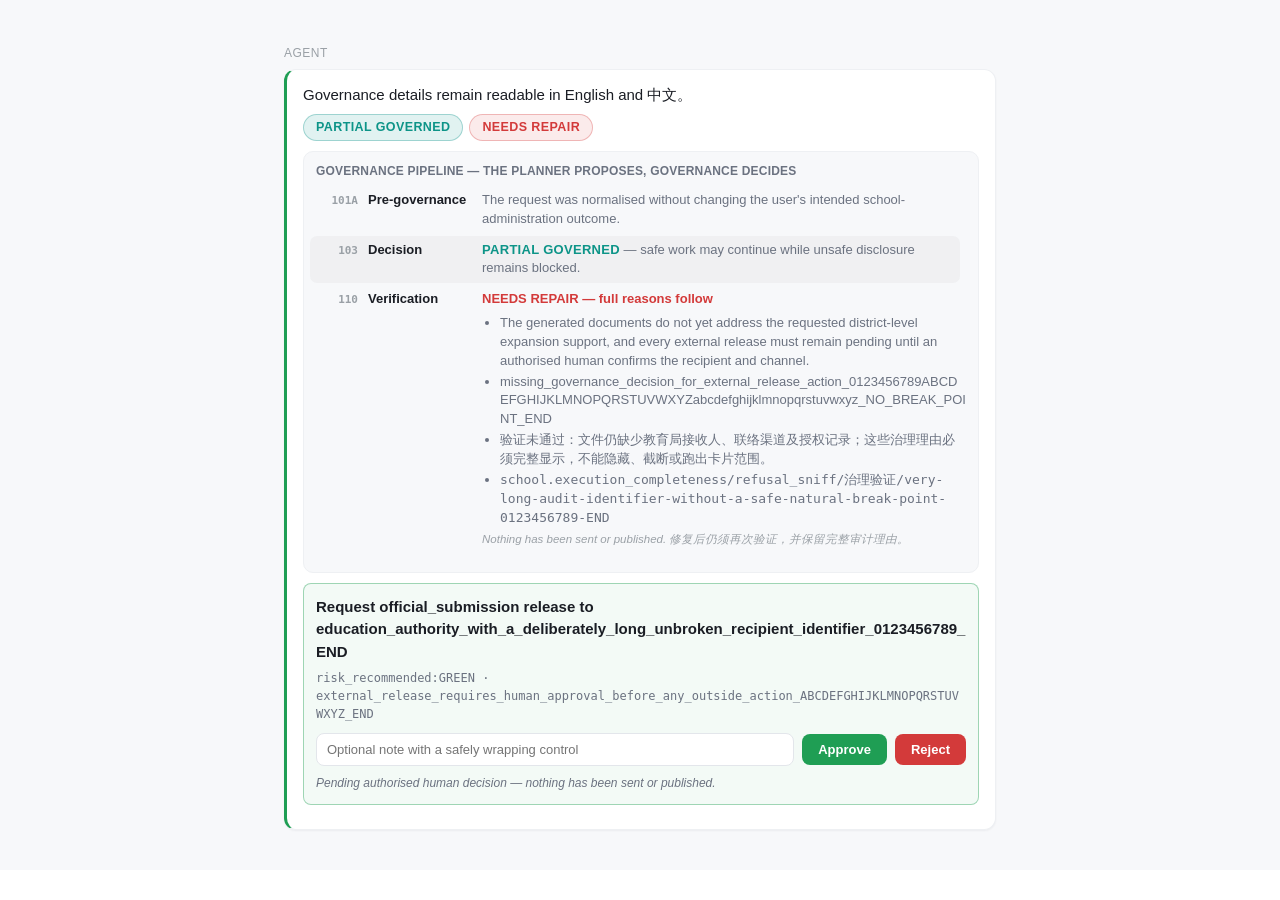
<file: tests/ui_governance_overflow_harness.html>
<!doctype html>
<html lang="en">
<head>
  <meta charset="utf-8">
  <meta name="viewport" content="width=device-width, initial-scale=1">
  <link rel="stylesheet" href="../static/style.css">
  <title>GovGuard governance overflow stress harness</title>
</head>
<body>
  <div id="test-viewport">
    <div class="app">
      <main class="chat-col">
        <div class="chat">
          <div class="msg agent">
            <div class="who">Agent</div>
            <div class="bubble status-done">
              <div class="summary">Governance details remain readable in English and 中文。</div>
              <div class="route-row">
                <span class="chip PARTIAL">PARTIAL GOVERNED</span>
                <span class="chip NEEDS-REPAIR">NEEDS REPAIR</span>
              </div>
              <section class="gov-pipeline" aria-label="Governance pipeline">
                <div class="gp-title">Governance pipeline — the planner proposes, governance decides</div>
                <div class="gp-step">
                  <span class="gp-mod">101A</span>
                  <span class="gp-lab">Pre-governance</span>
                  <span class="gp-det">The request was normalised without changing the user's intended school-administration outcome.</span>
                </div>
                <div class="gp-step gp-decision">
                  <span class="gp-mod">103</span>
                  <span class="gp-lab">Decision</span>
                  <span class="gp-det"><b class="gp-route PARTIAL">PARTIAL GOVERNED</b> — safe work may continue while unsafe disclosure remains blocked.</span>
                </div>
                <div class="gp-step">
                  <span class="gp-mod">110</span>
                  <span class="gp-lab">Verification</span>
                  <span class="gp-det">
                    <b class="gp-needs-repair">NEEDS REPAIR — full reasons follow</b>
                    <ul class="gp-issues">
                      <li data-marker="english">The generated documents do not yet address the requested district-level expansion support, and every external release must remain pending until an authorised human confirms the recipient and channel.</li>
                      <li data-marker="token" data-must-wrap>missing_governance_decision_for_external_release_action_0123456789ABCDEFGHIJKLMNOPQRSTUVWXYZabcdefghijklmnopqrstuvwxyz_NO_BREAK_POINT_END</li>
                      <li data-marker="chinese" data-must-wrap>验证未通过：文件仍缺少教育局接收人、联络渠道及授权记录；这些治理理由必须完整显示，不能隐藏、截断或跑出卡片范围。</li>
                      <li data-marker="mixed"><code data-must-wrap>school.execution_completeness/refusal_sniff/治理验证/very-long-audit-identifier-without-a-safe-natural-break-point-0123456789-END</code></li>
                    </ul>
                    <p class="gp-note" data-marker="note">Nothing has been sent or published. 修复后仍须再次验证，并保留完整审计理由。</p>
                  </span>
                </div>
              </section>
              <section class="approval-card" aria-label="Approval request">
                <div class="summary" data-marker="approval-summary" data-must-wrap>Request official_submission release to education_authority_with_a_deliberately_long_unbroken_recipient_identifier_0123456789_END</div>
                <div class="reasons" data-marker="approval-reasons" data-must-wrap>risk_recommended:GREEN · external_release_requires_human_approval_before_any_outside_action_ABCDEFGHIJKLMNOPQRSTUVWXYZ_END</div>
                <div class="actions">
                  <input type="text" value="" placeholder="Optional note with a safely wrapping control">
                  <button class="approve">Approve</button>
                  <button class="reject">Reject</button>
                </div>
                <div class="approval-status status-pending" data-marker="approval-status">Pending authorised human decision — nothing has been sent or published.</div>
              </section>
            </div>
          </div>
        </div>
      </main>
    </div>
  </div>
  <script>
      const requested = Number(new URLSearchParams(location.search).get("testWidth")) || window.innerWidth;
      const viewport = document.getElementById("test-viewport");
      viewport.style.width = `${requested}px`;
      viewport.style.maxWidth = "100%";

        const pipeline = document.querySelector(".gov-pipeline");
        const approval = document.querySelector(".approval-card");
        const pipelineRect = pipeline.getBoundingClientRect();
        const approvalRect = approval.getBoundingClientRect();
        const targets = [
          viewport,
          document.querySelector(".msg"),
          document.querySelector(".bubble"),
          pipeline,
          ...pipeline.querySelectorAll(".gp-title,.gp-step,.gp-det,.gp-note,.gp-issues,.gp-issues li,code"),
          approval,
          ...approval.querySelectorAll(".summary,.reasons,.actions,input,button,.approval-status")
        ];
        const overflow = targets.filter((node) => {
          if (!node) return false;
          const rect = node.getBoundingClientRect();
          const parentRect = pipeline.contains(node) && node !== pipeline
            ? pipelineRect
            : approval.contains(node) && node !== approval
              ? approvalRect
              : viewport.getBoundingClientRect();
          return node.scrollWidth > node.clientWidth + 1 || rect.right > parentRect.right + 1;
        });
        const clipped = [
          ...pipeline.querySelectorAll(".gp-det,.gp-note,.gp-issues,.gp-issues li,code"),
          ...approval.querySelectorAll(".summary,.reasons,.approval-status")
        ]
          .filter((node) => {
            const style = getComputedStyle(node);
            const hidden = ["hidden", "clip"].includes(style.overflowX)
              || ["hidden", "clip"].includes(style.overflowY);
            const ellipsis = style.textOverflow === "ellipsis";
            const clamped = style.webkitLineClamp && style.webkitLineClamp !== "none";
            return hidden || ellipsis || clamped;
          });
        const wrapped = [
          ...pipeline.querySelectorAll("[data-must-wrap]"),
          ...approval.querySelectorAll("[data-must-wrap]")
        ]
          .filter((node) => {
            const style = getComputedStyle(node);
            const lineHeight = Number.parseFloat(style.lineHeight) || Number.parseFloat(style.fontSize) * 1.2;
            return node.getBoundingClientRect().height > lineHeight * 1.45;
          });
        const markers = ["english", "token", "chinese", "mixed", "note"];
        const missing = markers.filter((name) => !pipeline.querySelector(`[data-marker="${name}"]`)?.innerText.trim());

        for (const name of ["approval-summary", "approval-reasons", "approval-status"]) {
          const selector = '[data-marker="' + name + '"]';
          if (!approval.querySelector(selector)?.innerText.trim()) missing.push(name);
        }

        document.body.dataset.overflowCount = String(overflow.length);
        document.body.dataset.overflowElements = overflow
          .map((node) => node.className || node.tagName).join("|");
        document.body.dataset.clippedCount = String(clipped.length);
        document.body.dataset.wrappedCount = String(wrapped.length);
        document.body.dataset.missingCount = String(missing.length);
        document.body.dataset.viewportWidth = String(requested);
        document.body.dataset.ready = "true";
  </script>
</body>
</html>
</file>
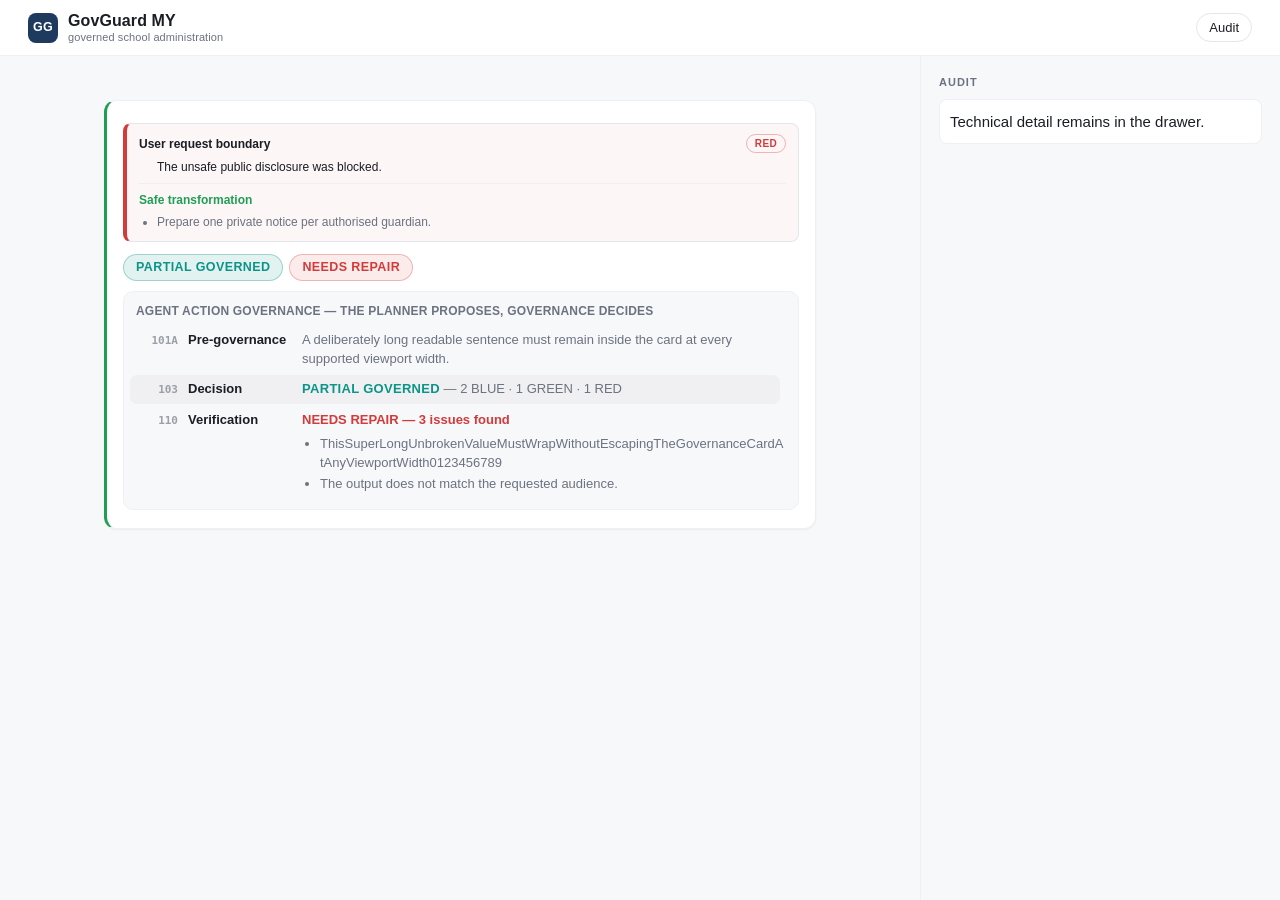
<file: tests/ui_outcome_harness.html>
<!doctype html>
<html lang="en">
<head>
  <meta charset="utf-8">
  <meta name="viewport" content="width=device-width, initial-scale=1">
  <link rel="stylesheet" href="../static/style.css">
  <title>GovGuard outcome overflow harness</title>
</head>
<body>
  <div id="test-viewport">
  <div class="topbar">
    <div class="brand"><div class="brand-mark">GG</div><div class="brand-text"><span class="logo">GovGuard MY</span><span class="tag">governed school administration</span></div></div>
    <button class="ghost-btn">Audit</button>
  </div>
  <div class="app with-audit">
    <main class="chat-col">
      <div class="chat">
        <div class="msg agent">
          <div class="bubble status-done">
            <section class="request-boundary boundary-RED">
              <div class="request-boundary-head"><strong>User request boundary</strong><span class="boundary-chip boundary-chip-RED">RED</span></div>
              <p class="request-boundary-blocked">The unsafe public disclosure was blocked.</p>
              <div class="request-boundary-safe"><strong>Safe transformation</strong><ul><li>Prepare one private notice per authorised guardian.</li></ul></div>
            </section>
            <div class="route-row"><span class="chip PARTIAL">PARTIAL GOVERNED</span><span class="chip NEEDS-REPAIR">NEEDS REPAIR</span></div>
            <div class="gov-pipeline">
              <div class="gp-title">Agent action governance — the planner proposes, governance decides</div>
              <div class="gp-step"><span class="gp-mod">101A</span><span class="gp-lab">Pre-governance</span><span class="gp-det">A deliberately long readable sentence must remain inside the card at every supported viewport width.</span></div>
              <div class="gp-step gp-decision"><span class="gp-mod">103</span><span class="gp-lab">Decision</span><span class="gp-det"><b class="gp-route PARTIAL">PARTIAL GOVERNED</b> — 2 BLUE · 1 GREEN · 1 RED</span></div>
              <div class="gp-step"><span class="gp-mod">110</span><span class="gp-lab">Verification</span><span class="gp-det"><b class="gp-needs-repair">NEEDS REPAIR — 3 issues found</b><ul class="gp-issues"><li>ThisSuperLongUnbrokenValueMustWrapWithoutEscapingTheGovernanceCardAtAnyViewportWidth0123456789</li><li>The output does not match the requested audience.</li></ul></span></div>
            </div>
          </div>
        </div>
      </div>
    </main>
    <aside class="audit-drawer"><div class="drawer-section"><h3>Audit</h3><div class="stats-panel">Technical detail remains in the drawer.</div></div></aside>
  </div>
  </div>
  <script>
    window.addEventListener("load", () => {
      const requested = Number(new URLSearchParams(location.search).get("testWidth")) || window.innerWidth;
      const viewport = document.getElementById("test-viewport");
      viewport.style.width = `${requested}px`;
      viewport.style.maxWidth = "100%";
      const targets = [viewport,
        ...document.querySelectorAll(".msg,.bubble,.request-boundary,.gov-pipeline,.gp-step,.gp-det")];
      const overflow = targets.filter(node => node.scrollWidth > node.clientWidth + 1);
      document.body.dataset.overflowCount = String(overflow.length);
      document.body.dataset.viewportWidth = String(requested);
    });
  </script>
</body>
</html>
</file>
<file: static/style.css>
/* =========================================================================
   GovGuard MY UI — Powered by TEOW-AGL. Light primary, dark optional, chat-first.
   Inspired by GPT/Claude/Gemini: roomy, simple, large enough to read.
   ========================================================================= */

:root {
  /* light theme (default) */
  --bg:           #ffffff;
  --bg-soft:      #f7f8fa;
  --bg-elev:      #ffffff;
  --bg-bubble-user:   #f1f3f7;
  --bg-bubble-agent:  #ffffff;
  --bg-input:     #ffffff;
  --border:       #e3e6eb;
  --border-soft:  #eef0f3;
  --text:         #1a1d24;
  --text-soft:    #6b7280;
  --text-mute:    #9aa0a6;
  --accent:       #1f6feb;
  --accent-hover: #1958c7;
  /* Governance-console primary: deep slate navy (public-sector / audit feel).
     Used for the ONE filled primary action per tier + the brand mark. */
  --primary:       #1e3a5f;
  --primary-hover: #274b79;
  --green:        #1f9e54;
  --orange:       #d97706;
  --red:          #d33a3a;
  --purple:       #7c3aed;
  --bubble-shadow: 0 1px 2px rgba(15,23,42,.05);
  --card-shadow:   0 1px 3px rgba(15,23,42,.06);
  --radius:       12px;
  --radius-sm:    8px;
}

html[data-theme="dark"] {
  --bg:           #0e1116;
  --bg-soft:      #161b22;
  --bg-elev:      #1c2230;
  --bg-bubble-user:   #1c2128;
  --bg-bubble-agent:  #161b22;
  --bg-input:     #1c2128;
  --border:       #30363d;
  --border-soft:  #21262d;
  --text:         #e6edf3;
  --text-soft:    #9aa0a6;
  --text-mute:    #6b7280;
  --accent:       #58a6ff;
  --accent-hover: #79b8ff;
  --green:        #56d364;
  --orange:       #f0ad4e;
  --red:          #ff7b72;
  --purple:       #d2a8ff;
  --primary:       #2e5a8f;
  --primary-hover: #3a6da8;
  --bubble-shadow: 0 1px 2px rgba(0,0,0,.4);
  --card-shadow:   0 1px 3px rgba(0,0,0,.35);
}

* { box-sizing: border-box; }
html, body { margin: 0; padding: 0; height: 100%; }
body {
  font-family: -apple-system, BlinkMacSystemFont, "Segoe UI", "PingFang SC",
               "Microsoft YaHei", "Helvetica Neue", Arial, sans-serif;
  font-size: 15px;
  line-height: 1.55;
  color: var(--text);
  background: var(--bg);
  -webkit-font-smoothing: antialiased;
  -moz-osx-font-smoothing: grayscale;
}

/* ---------- Top bar ---------- */
.topbar {
  display: flex; justify-content: space-between; align-items: center;
  padding: 14px 28px; height: 56px;
  border-bottom: 1px solid var(--border-soft);
  background: var(--bg);
  position: sticky; top: 0; z-index: 10;
}
.brand { display: flex; align-items: center; gap: 10px; }
.brand-mark {
  width: 30px; height: 30px; border-radius: 8px; flex: 0 0 auto;
  background: var(--primary); color: #fff;
  font-size: 12.5px; font-weight: 700; letter-spacing: .4px;
  display: flex; align-items: center; justify-content: center;
}
.brand-text { display: flex; flex-direction: column; line-height: 1.2; }
.brand .logo {
  font-size: 16px;
  font-weight: 700;
  letter-spacing: 0.1px;
  color: var(--text);
}
.brand .tag {
  font-size: 11px;
  color: var(--text-soft);
  font-weight: 500;
  letter-spacing: 0.1px;
}
.topbar-actions { display: flex; align-items: center; gap: 8px; }
/* Governance status pills — the "product shell": always-true, mode-aware. */
.pill {
  font-size: 11.5px; font-weight: 600; padding: 3px 10px;
  border-radius: 999px; white-space: nowrap; line-height: 1.5;
}
.pill-ok      { background: color-mix(in srgb, var(--green) 13%, transparent);  color: var(--green); }
.pill-warn    { background: color-mix(in srgb, var(--orange) 15%, transparent); color: var(--orange); }
.pill-danger  { background: color-mix(in srgb, var(--red) 14%, transparent);    color: var(--red); }
.pill-neutral { background: var(--bg-soft); color: var(--text-soft); border: 1px solid var(--border-soft); }
@media (max-width: 980px) { .topbar .pill, .topbar .cfg-mini { display: none; } }
.cfg-mini { font-size: 12px; color: var(--text-mute); margin: 0 6px; font-family: ui-monospace, Menlo, monospace; }

/* MAIC demo-mode lockout banner (Owner Rule 4) */
.demo-banner {
  padding: 8px 28px;
  font-size: 13px;
  font-weight: 600;
  text-align: center;
  color: #7c4a03;
  background: #fff3cd;
  border-bottom: 1px solid #f1d488;
  letter-spacing: 0.2px;
}
[data-theme="dark"] .demo-banner {
  color: #ffe08a;
  background: #3a2f12;
  border-bottom-color: #5a4a1c;
}
.ghost-btn {
  background: transparent; border: 1px solid var(--border);
  color: var(--text); padding: 6px 12px; border-radius: 999px;
  font-size: 13px; cursor: pointer;
}
.ghost-btn:hover { background: var(--bg-soft); }

/* ---------- App layout ---------- */
.app { display: grid; grid-template-columns: 1fr 0; transition: grid-template-columns .2s ease; height: calc(100vh - 56px); }
.app.with-audit { grid-template-columns: 1fr 360px; }

/* ---------- Chat column ---------- */
.chat-col { display: flex; flex-direction: column; min-width: 0; }
.chat {
  flex: 1; overflow-y: auto; padding: 28px 8px 24px;
  display: flex; flex-direction: column; align-items: center;
  background: var(--bg-soft);
}
.welcome { width: 100%; max-width: 780px; padding: 34px 24px 8px; text-align: center; }
.welcome h1 { font-size: 25px; font-weight: 650; margin: 0 0 8px; color: var(--text); letter-spacing: -0.2px; }
.welcome .subtitle { color: var(--text-soft); font-size: 14px; margin: 0 0 22px; }

/* ---- Three-tier narrative cards: core demo dominant, generalisation
       secondary, real-case evidence collapsed. ---- */
.tier {
  text-align: left; background: var(--bg-elev);
  border: 1px solid var(--border); border-radius: 14px;
  padding: 16px 20px 18px; margin: 0 0 14px;
  box-shadow: var(--card-shadow);
}
.tier-head { display: flex; align-items: center; justify-content: space-between; gap: 10px; flex-wrap: wrap; }
.tier-title { font-size: 15.5px; font-weight: 650; margin: 0; color: var(--text); }
.tier-badge {
  font-size: 11px; font-weight: 600; padding: 3px 10px;
  border-radius: 999px; white-space: nowrap; line-height: 1.5;
}
.tier-badge-blue   { background: color-mix(in srgb, var(--accent) 12%, transparent); color: var(--accent); }
.tier-badge-purple { background: color-mix(in srgb, var(--purple) 12%, transparent); color: var(--purple); }
.tier-badge-gray   { background: var(--bg-soft); color: var(--text-soft); border: 1px solid var(--border-soft); }
.tier-proves { font-size: 12.5px; color: var(--text-soft); margin: 6px 0 2px; line-height: 1.55; }
.tier-proves b { color: var(--text); font-weight: 600; }
.tier .demo-section-label { max-width: none; margin: 16px 0 8px; }
.tier .example-grid { max-width: none; }

/* Evidence tier: collapsed case-study strip, visually lighter than the demos. */
.tier-evidence { padding: 0; background: var(--bg-soft); }
.tier-evidence[open] { background: var(--bg-elev); }
.tier-evidence-head {
  display: flex; align-items: center; gap: 10px; padding: 13px 20px;
  cursor: pointer; list-style: none;
}
.tier-evidence-head::-webkit-details-marker { display: none; }
.tier-evidence-head .tier-title { font-size: 14px; flex: 1; }
.tier-chevron { color: var(--text-mute); font-size: 12px; transition: transform .15s ease; }
.tier-evidence[open] .tier-chevron { transform: rotate(90deg); }
.tier-evidence > .tier-proves,
.tier-evidence > .demo-section-label { margin-left: 20px; margin-right: 20px; }
.tier-evidence > .example-grid { margin: 0 20px 18px; }

.example-grid {
  display: grid; grid-template-columns: 1fr 1fr; gap: 10px; max-width: 640px; margin: 0 auto;
}
/* Probe buttons: quiet, outlined, secondary to the tier's ONE filled action. */
.example {
  text-align: left; padding: 11px 14px; border-radius: 10px;
  border: 1px solid var(--border); background: var(--bg-elev);
  color: var(--text); font-size: 13.5px; cursor: pointer; line-height: 1.4;
  transition: background .12s ease, border-color .12s ease;
}
.example:hover {
  background: var(--bg-soft);
  border-color: color-mix(in srgb, var(--primary) 45%, var(--border));
}
@media (max-width: 600px) { .example-grid { grid-template-columns: 1fr; } }
.demo-section-label {
  max-width: 640px; margin: 26px auto 10px; text-align: left;
  font-size: 12px; font-weight: 600; color: var(--text-soft);
  letter-spacing: .02em;
}
.demo-section-label:first-of-type { margin-top: 4px; }
/* The ONE filled primary action per tier — the operator clicks it first. */
.example-main {
  grid-column: 1 / -1; font-size: 14px; font-weight: 600;
  border-color: var(--primary);
  background: var(--primary);
  color: #fff;
}
.example-main:hover { background: var(--primary-hover); border-color: var(--primary-hover); }

/* Persistent demo dock above the composer (revealed after the hero hides). */
.demo-dock {
  max-width: 820px; margin: 0 auto; width: 100%;
  border: 1px solid var(--border); border-radius: var(--radius);
  background: var(--bg-elev); overflow: hidden;
}
.demo-dock-head {
  display: flex; align-items: center; justify-content: space-between;
  gap: 10px; padding: 8px 14px; font-size: 12.5px; font-weight: 600;
  color: var(--text-soft); border-bottom: 1px solid var(--border);
  background: var(--bg-soft);
}
.demo-dock-toggle {
  border: none; background: transparent; color: var(--text-soft);
  font-size: 14px; cursor: pointer; padding: 0 4px; line-height: 1;
}
.demo-dock-body { padding: 10px 14px 14px; max-height: 34vh; overflow-y: auto; }
/* Case-study prompts stay collapsed in the dock (Brief 8 Issue 3). */
.dock-evidence {
  margin: 12px 0 2px; border: 1px solid var(--border-soft);
  border-radius: 10px; background: var(--bg-soft); padding: 0;
}
.dock-evidence summary {
  cursor: pointer; list-style: none; padding: 8px 12px;
  font-size: 12px; font-weight: 600; color: var(--text-soft);
}
.dock-evidence summary::-webkit-details-marker { display: none; }
.dock-evidence[open] { background: var(--bg-elev); }
.dock-evidence > .demo-section-label,
.dock-evidence > .example-grid { margin-left: 12px; margin-right: 12px; }
.dock-evidence > .example-grid { margin-bottom: 12px; }
.demo-dock-body .demo-section-label { margin: 12px auto 8px; }
.demo-dock-body .demo-section-label:first-child { margin-top: 2px; }
.demo-dock-body .example { padding: 9px 12px; font-size: 13px; }

/* ---------- Chat messages ---------- */
.msg { width: 100%; max-width: 760px; min-width: 0; padding: 16px 24px; }
.msg .who {
  font-size: 12px; color: var(--text-mute); letter-spacing: .5px;
  text-transform: uppercase; margin-bottom: 6px;
}
.msg .bubble {
  padding: 14px 16px; border-radius: var(--radius); line-height: 1.5;
  box-shadow: var(--bubble-shadow); border: 1px solid var(--border-soft);
  min-width: 0; max-width: 100%;
}
.msg.user .bubble { background: var(--bg-bubble-user); border-color: transparent; }
.msg.agent .bubble { background: var(--bg-bubble-agent); }
.msg.agent .bubble.status-running   { border-left: 3px solid var(--accent); }
.msg.agent .bubble.status-awaiting  { border-left: 3px solid var(--orange); }
.msg.agent .bubble.status-done      { border-left: 3px solid var(--green); }
.msg.agent .bubble.status-error     { border-left: 3px solid var(--red); }
.msg.agent .summary { font-size: 15px; color: var(--text); margin-bottom: 6px; }
.msg.agent .answer {
  font-size: 16px;
  line-height: 1.6;
  color: var(--text);
  white-space: pre-wrap;
  word-wrap: break-word;
  margin-bottom: 8px;
}
.msg.agent .answer:empty { display: none; }
.msg.agent .answer a.citation {
  display: inline-block;
  padding: 0 4px;
  margin: 0 1px;
  background: var(--bg-soft);
  border-radius: 4px;
  font-size: 12px;
  color: var(--accent);
  text-decoration: none;
  vertical-align: 2px;
}
.msg.agent .answer a.citation:hover { background: var(--accent); color: white; }
.msg.agent .web-search-indicator {
  font-size: 12px;
  color: var(--text-soft);
  margin-bottom: 6px;
  padding: 4px 10px;
  background: var(--bg-soft);
  border-radius: var(--radius-sm);
  display: inline-block;
}
.msg.agent .web-search-indicator .provider { opacity: 0.7; margin-left: 4px; }
.msg.agent .episodic-indicator {
  font-size: 12px;
  color: var(--purple);
  margin-bottom: 6px;
  padding: 4px 10px;
  background: rgba(124,58,237,.06);
  border: 1px solid rgba(124,58,237,.20);
  border-radius: var(--radius-sm);
  display: inline-block;
  cursor: help;
}
.msg.agent .episodic-indicator .provider { opacity: 0.7; margin-left: 4px;
  font-family: ui-monospace, Menlo, monospace; font-size: 11px; }
.msg.agent .web-sources {
  margin: 10px 0;
  padding: 10px 14px;
  background: var(--bg-soft);
  border-radius: var(--radius-sm);
  border: 1px solid var(--border-soft);
  font-size: 13px;
}
.msg.agent .web-sources .sources-title {
  font-weight: 600; color: var(--text-soft); margin-bottom: 6px;
  font-size: 11px; text-transform: uppercase; letter-spacing: 0.5px;
}
.msg.agent .web-sources .sources-list { margin: 0; padding-left: 0; list-style: none; }
.msg.agent .web-sources .sources-list li {
  margin: 4px 0; display: flex; gap: 6px; align-items: baseline;
  flex-wrap: wrap;
}
.msg.agent .web-sources .num { color: var(--accent); font-weight: 600; min-width: 24px; }
.msg.agent .web-sources a { color: var(--accent); text-decoration: none; }
.msg.agent .web-sources a:hover { text-decoration: underline; }
.msg.agent .web-sources .src-url {
  color: var(--text-soft); font-size: 11px;
  font-family: ui-monospace, Menlo, monospace; word-break: break-all;
}
.msg.agent .route-row { display: flex; flex-wrap: wrap; gap: 6px; margin-top: 8px; }
.msg.agent .details {
  margin-top: 12px; padding: 10px 12px; border: 1px solid var(--border-soft);
  border-radius: var(--radius-sm); background: var(--bg-soft);
  font-size: 13px; color: var(--text-soft);
}
.msg.agent details > summary {
  cursor: pointer; font-size: 12px; color: var(--text-soft);
  list-style: none; user-select: none; padding: 4px 0;
}
.msg.agent details > summary::before { content: "▸ "; font-size: 10px; }
.msg.agent details[open] > summary::before { content: "▾ "; }
.msg.agent .timeline-mini {
  list-style: none; padding: 0; margin: 8px 0 0; font-size: 12px;
  font-family: ui-monospace, Menlo, monospace; color: var(--text-soft);
}
.msg.agent .timeline-mini li {
  padding: 2px 0 2px 8px; border-left: 2px solid var(--border);
  min-width: 0; max-width: 100%; overflow-wrap: anywhere; word-break: break-word;
}
.msg.agent .timeline-mini li.route-BLUE       { border-left-color: var(--accent); }
.msg.agent .timeline-mini li.route-GREEN      { border-left-color: var(--green); }
.msg.agent .timeline-mini li.route-INFEASIBLE { border-left-color: var(--orange); }
.msg.agent .timeline-mini li.route-RED        { border-left-color: var(--red); }
.msg.agent .timeline-mini li.route-CACHE      { border-left-color: var(--purple); }
.msg.agent .timeline-mini li.route-LOOP       { border-left-color: var(--purple); background: rgba(124,58,237,.06); }
.msg.agent .timeline-mini li.route-REFLECT    { border-left-color: var(--purple); background: rgba(124,58,237,.04); font-style: italic; }
.msg.agent .timeline-mini .m { color: var(--orange); display: inline-block; width: 42px; }
.msg.agent .timeline-mini .et { color: var(--accent); margin-right: 6px; }

/* Chips */
.chip {
  display: inline-block; padding: 3px 12px; border-radius: 999px;
  font-size: 12.5px; font-weight: 700; letter-spacing: .4px; border: 1px solid;
}
.chip.BLUE       { background: rgba(31,111,235,.10);  color: var(--accent); border-color: rgba(31,111,235,.30); }
.chip.GREEN      { background: rgba(31,158,84,.10);   color: var(--green);  border-color: rgba(31,158,84,.30); }
.chip.INFEASIBLE { background: rgba(217,119,6,.10);   color: var(--orange); border-color: rgba(217,119,6,.30); }
.chip.RED        { background: rgba(211,58,58,.10);   color: var(--red);    border-color: rgba(211,58,58,.30); }
.chip.CACHE      { background: rgba(124,58,237,.10);  color: var(--purple); border-color: rgba(124,58,237,.30); }
.chip.LOOP       { background: rgba(124,58,237,.10);  color: var(--purple); border-color: rgba(124,58,237,.30); }
.chip.REFLECT    { background: rgba(124,58,237,.08);  color: var(--purple); border-color: rgba(124,58,237,.25); font-style: italic; }
.chip.VERIFIED   { background: rgba(31,158,84,.10);   color: var(--green); border-color: rgba(31,158,84,.30); }
.chip.VERIFY-FAIL{ background: rgba(211,58,58,.10);   color: var(--red);   border-color: rgba(211,58,58,.30); }
.chip.SAFE-STOP  { background: rgba(217,119,6,.10);   color: var(--orange); border-color: rgba(217,119,6,.30); }
.chip.NEEDS-REPAIR { background: rgba(211,58,58,.10); color: var(--red); border-color: rgba(211,58,58,.30); }
.chip.PARTIAL    { background: rgba(13,148,136,.12); color: #0d9488; border-color: rgba(13,148,136,.32); }
.chip.SAFE-FORMAT { background: rgba(217,119,6,.10); color: var(--orange); border-color: rgba(217,119,6,.30); }
.chip.USER-BOUNDARY { background: var(--bg-soft); color: var(--text-soft); border-color: var(--border); }
.chip.USER-BOUNDARY.RED { color: var(--red); border-color: rgba(211,58,58,.30); }
.chip.USER-BOUNDARY.INFEASIBLE { color: var(--orange); border-color: rgba(217,119,6,.30); }
.chip.SELF-FIX-OK   { background: rgba(31,158,84,.10);  color: var(--green);  border-color: rgba(31,158,84,.30); font-style: italic; }
.chip.SELF-FIX-FAIL { background: rgba(217,119,6,.10);  color: var(--orange); border-color: rgba(217,119,6,.30); font-style: italic; }
.chip.TREE       { background: rgba(124,58,237,.10);  color: var(--purple); border-color: rgba(124,58,237,.30); }
.chip-tiny       { padding: 0 6px; font-size: 9px; letter-spacing: 0.4px; }

/* Governance pipeline card (P1.1) — judge-visible proof of the decision path */
.gov-pipeline {
  margin: 10px 0 4px;
  border: 1px solid var(--border-soft);
  border-radius: 10px;
  padding: 10px 12px;
  background: var(--bg-soft, rgba(127,127,127,.04));
  min-width: 0; max-width: 100%;
  /* A verifier may return human-readable prose, Chinese text, URLs or a
     machine identifier with no natural break point.  The governance record
     must stay visible rather than forcing the entire chat card wider. */
  overflow-wrap: anywhere;
  word-break: break-word;
}
.gov-pipeline .gp-title {
  font-size: 12px; font-weight: 700; letter-spacing: .2px;
  color: var(--text-soft); margin-bottom: 8px; text-transform: uppercase;
  min-width: 0; max-width: 100%;
  overflow-wrap: anywhere; word-break: break-word;
}
.gov-pipeline .gp-step {
  display: flex; align-items: baseline; gap: 10px;
  padding: 3px 0; font-size: 13px; line-height: 1.45;
  min-width: 0; max-width: 100%;
}
.gov-pipeline .gp-step > * { min-width: 0; max-width: 100%; }
.gov-pipeline .gp-mod {
  flex: 0 0 42px; font-family: ui-monospace, Menlo, monospace;
  font-size: 11px; font-weight: 700; color: var(--text-mute); text-align: right;
}
.gov-pipeline .gp-lab { flex: 0 0 104px; font-weight: 600; color: var(--text); }
.gov-pipeline .gp-det {
  flex: 1 1 auto; min-width: 0; color: var(--text-soft);
  white-space: normal; overflow-wrap: anywhere; word-break: break-word;
}
.gov-pipeline .gp-det em { color: var(--text-mute); font-style: italic; }
.gov-pipeline .gp-decision {
  margin: 4px -6px; padding: 5px 6px; border-radius: 7px;
  background: rgba(127,127,127,.06);
}
.gov-pipeline .gp-note {
  margin-top: 4px; font-size: 11.5px; font-style: italic;
  color: var(--text-mute); line-height: 1.4;
  overflow-wrap: anywhere; word-break: break-word;
}
.gov-pipeline .gp-needs-repair { color: var(--red); }
.gov-pipeline .gp-issues {
  margin: 5px 0 0; padding: 0 0 0 18px; color: var(--text-soft);
  min-width: 0; max-width: 100%;
  overflow-wrap: anywhere; word-break: break-word;
}
.gov-pipeline .gp-issues li {
  margin: 2px 0; min-width: 0; max-width: 100%;
  overflow-wrap: anywhere; word-break: break-word;
}
/* Preserve all verifier evidence while making preformatted identifiers and
   links responsive.  No line clamp, ellipsis or hidden overflow is used. */
.gov-pipeline .gp-det code,
.gov-pipeline .gp-det pre,
.gov-pipeline .gp-det a {
  max-width: 100%;
  white-space: pre-wrap;
  overflow-wrap: anywhere;
  word-break: break-word;
}
.gov-pipeline .gp-route { font-weight: 800; letter-spacing: .3px; }
.gov-pipeline .gp-route.BLUE       { color: var(--accent); }
.gov-pipeline .gp-route.GREEN      { color: var(--green); }
.gov-pipeline .gp-route.RED        { color: var(--red); }
.gov-pipeline .gp-route.INFEASIBLE { color: var(--orange); }
.gov-pipeline .gp-route.COMPOSITE  { color: #0d9488; }
.gov-pipeline .gp-route.PARTIAL    { color: #0d9488; }
.chip.NONE       { background: rgba(154,160,166,.10); color: var(--text-mute); border-color: rgba(154,160,166,.30); }
.chip.WORKFLOW   { background: rgba(13,148,136,.12);  color: #0d9488; border-color: rgba(13,148,136,.32); font-weight: 700; }

/* Workflow Autonomy panel (102W/101D) — beside the governance card */
.workflow-panel {
  min-width: 0; max-width: 100%; overflow-wrap: anywhere; word-break: break-word;
  margin: 8px 0 4px;
  border: 1px solid rgba(13,148,136,.30);
  border-left: 3px solid #0d9488;
  border-radius: 10px;
  padding: 10px 12px;
  background: rgba(13,148,136,.04);
}
.workflow-panel .wf-title {
  font-size: 12px; font-weight: 700; letter-spacing: .2px;
  color: #0d9488; margin-bottom: 6px; text-transform: uppercase;
}
.workflow-panel .wf-statusline {
  display: inline-block; margin: 0 0 8px; padding: 3px 10px; border-radius: 999px;
  font-size: 12px; font-weight: 700; color: #0d9488;
  background: rgba(13,148,136,.12); border: 1px solid rgba(13,148,136,.32);
}
.workflow-panel .wf-source {
  font-size: 12px; color: var(--text-soft); margin: 0 0 8px;
}
.workflow-panel .wf-source code {
  font-family: ui-monospace, Menlo, monospace; font-size: 11.5px;
  color: #0d9488; background: rgba(13,148,136,.08); padding: 1px 5px; border-radius: 4px;
}
.workflow-panel .wf-head { font-size: 13px; color: var(--text); margin-bottom: 8px; }
.workflow-panel .wf-meta { display: block; font-size: 11px; color: var(--text-mute); margin-top: 2px; }
.workflow-panel .wf-steps { display: flex; flex-direction: column; gap: 2px; }
.workflow-panel .wf-step {
  display: flex; align-items: baseline; gap: 10px;
  padding: 3px 0; font-size: 13px; line-height: 1.4;
  min-width: 0; max-width: 100%; flex-wrap: wrap;
}
.workflow-panel .wf-n {
  flex: 0 0 18px; font-family: ui-monospace, Menlo, monospace;
  font-size: 11px; font-weight: 700; color: var(--text-mute); text-align: right;
}
.workflow-panel .wf-name { flex: 0 0 200px; font-weight: 600; color: var(--text); }
.workflow-panel .wf-route { flex: 0 0 78px; font-weight: 800; letter-spacing: .3px; }
.workflow-panel .wf-status { flex: 0 0 116px; color: var(--text-soft); }
.workflow-panel .wf-step > * { min-width: 0; max-width: 100%; overflow-wrap: anywhere; word-break: break-word; }
.workflow-panel .wf-note { flex: 1 1 auto; color: var(--text-mute); font-size: 12px; }
.workflow-panel .gp-route.BLUE       { color: var(--accent); }
.workflow-panel .gp-route.GREEN      { color: var(--green); }
.workflow-panel .gp-route.RED        { color: var(--red); }
.workflow-panel .gp-route.INFEASIBLE { color: var(--orange); }
.workflow-panel .wf-blocked {
  margin-top: 8px; padding: 8px 10px; border-radius: 8px;
  background: rgba(211,58,58,.06); border: 1px solid rgba(211,58,58,.22);
}
.workflow-panel .wf-blocked-head { font-size: 13px; font-weight: 600; color: var(--text); }
.workflow-panel .wf-blocked-reason { font-size: 12.5px; color: var(--red); margin-top: 3px; }
.workflow-panel .wf-blocked-alt { font-size: 12px; color: var(--green); margin-top: 3px; }

/* Attached artifacts inside agent bubble */
.artifact { display: inline-flex; align-items: center; gap: 8px;
  padding: 8px 12px; margin: 6px 6px 0 0; border-radius: var(--radius-sm);
  background: var(--bg-soft); border: 1px solid var(--border-soft);
  font-size: 13px; color: var(--text); text-decoration: none; }
.artifact:hover { background: var(--bg-elev); border-color: var(--accent); }
.artifact .icon { font-size: 16px; }
.image-preview { display: block; max-width: 100%; max-height: 360px;
  margin-top: 10px; border-radius: var(--radius); border: 1px solid var(--border-soft); }

/* Approval card inside agent bubble */
.approval-card {
  padding: 12px; margin: 10px 0; border-radius: var(--radius-sm);
  border: 1px solid rgba(31,158,84,.4); background: rgba(31,158,84,.05);
  min-width: 0; max-width: 100%; overflow-wrap: anywhere;
}
.approval-card > *, .approval-card .summary, .approval-card .reasons,
.approval-card .approval-status {
  min-width: 0; max-width: 100%; overflow-wrap: anywhere; word-break: break-word;
}
.approval-card .summary { font-weight: 600; margin-bottom: 4px; }
.approval-card .reasons { color: var(--text-soft); font-size: 12px;
  font-family: ui-monospace, Menlo, monospace; }
.approval-card .actions { display: flex; flex-wrap: wrap; gap: 8px;
  margin-top: 10px; align-items: center; min-width: 0; }
.approval-card input[type=text] { flex: 1 1 180px; min-width: 0; max-width: 100%;
  padding: 8px 10px;
  background: var(--bg); border: 1px solid var(--border); color: var(--text);
  border-radius: var(--radius-sm); font-size: 13px; }
.approval-card .approve { background: var(--green); color: white; }
.approval-card .reject  { background: var(--red);   color: white; }
.approval-card button { padding: 8px 16px; border: none; border-radius: var(--radius-sm);
  font-weight: 600; cursor: pointer; font-size: 13px; }
.approval-card button[disabled] { opacity: 0.55; cursor: not-allowed; }
.approval-card .approval-status { margin-top: 8px; font-size: 12px; min-height: 16px; }
.approval-card .status-pending { color: var(--text-soft); font-style: italic; }
.approval-card .status-ok      { color: var(--green); font-weight: 600; }
.approval-card .status-err     { color: var(--red);   font-weight: 600;
  font-family: ui-monospace, Menlo, monospace; }

/* Open-school Situation Compiler + deterministic response-pack coverage. */
.response-pack {
  margin: 10px 0 12px; padding: 14px; border: 1px solid var(--border);
  border-radius: var(--radius-sm); background: var(--bg-soft);
}
.response-pack-alert {
  display: flex; flex-direction: column; gap: 3px; margin: -4px -4px 12px;
  padding: 10px 12px; border-left: 4px solid var(--orange);
  background: rgba(245, 158, 11, .09); border-radius: var(--radius-sm);
  font-size: 13px; color: var(--text);
}
.response-pack-degraded { margin: -4px -4px 12px; padding: 8px 10px;
  border: 1px solid rgba(245,158,11,.35); border-radius: var(--radius-sm);
  color: var(--orange); background: rgba(245,158,11,.06); font-size: 12px; }
.response-pack-head { display: flex; justify-content: space-between; gap: 12px;
  align-items: flex-start; margin-bottom: 10px; }
.response-pack-head > div { display: flex; flex-direction: column; min-width: 0; }
.response-pack-sub { color: var(--text-soft); font-size: 12px; margin-top: 2px;
  white-space: nowrap; overflow: hidden; text-overflow: ellipsis; max-width: 560px; }
.response-pack-severity { font-size: 11px; text-transform: uppercase;
  letter-spacing: .5px; font-weight: 700; color: var(--orange); }
.response-pack-intent {
  min-width: 0; margin: 8px 0 12px; padding: 10px 12px;
  border: 1px solid rgba(31,111,235,.24); border-left: 4px solid var(--accent);
  border-radius: var(--radius-sm); background: rgba(31,111,235,.04);
  font-size: 12px; color: var(--text); overflow-wrap: anywhere;
}
.response-pack-intent-head {
  display: flex; align-items: center; justify-content: space-between;
  gap: 8px; margin-bottom: 4px;
}
.response-pack-intent-head span {
  color: var(--accent); font-size: 9.5px; font-weight: 800;
  text-transform: uppercase; letter-spacing: .35px;
}
.response-pack-intent small { display: block; margin-top: 4px; color: var(--text-soft); }
.request-boundary, .gp-request-boundary {
  min-width: 0; margin: 8px 0 12px; padding: 10px 12px;
  border: 1px solid var(--border); border-left: 4px solid var(--text-mute);
  border-radius: var(--radius-sm); background: var(--bg-elev);
  font-size: 12px; color: var(--text-soft);
  overflow-wrap: anywhere; word-break: break-word;
}
.request-boundary.boundary-RED, .gp-request-boundary.boundary-RED {
  border-left-color: var(--red); background: rgba(211,58,58,.045);
}
.request-boundary.boundary-INFEASIBLE, .gp-request-boundary.boundary-INFEASIBLE {
  border-left-color: var(--orange); background: rgba(217,119,6,.045);
}
.request-boundary.boundary-BLUE, .gp-request-boundary.boundary-BLUE {
  border-left-color: var(--accent); background: rgba(31,111,235,.04);
}
.request-boundary.boundary-GREEN, .gp-request-boundary.boundary-GREEN {
  border-left-color: var(--green); background: rgba(31,158,84,.04);
}
.request-boundary-head, .gp-boundary-head {
  display: flex; align-items: center; justify-content: space-between;
  gap: 8px; margin-bottom: 5px; color: var(--text);
}
.boundary-chip {
  display: inline-block; flex: 0 0 auto; padding: 1px 8px;
  border: 1px solid var(--border); border-radius: 999px;
  font-size: 10px; font-weight: 800; letter-spacing: .35px;
}
.boundary-chip-RED { color: var(--red); border-color: rgba(211,58,58,.35); }
.boundary-chip-INFEASIBLE { color: var(--orange); border-color: rgba(217,119,6,.35); }
.boundary-chip-BLUE { color: var(--accent); border-color: rgba(31,111,235,.35); }
.boundary-chip-GREEN { color: var(--green); border-color: rgba(31,158,84,.35); }
.request-boundary p, .request-boundary ul,
.gp-request-boundary ul { margin: 4px 0 0 18px; padding: 0; }
.request-boundary-blocked, .gp-boundary-blocked { color: var(--text); }
.request-boundary-safe, .gp-boundary-safe {
  margin-top: 7px; padding-top: 7px; border-top: 1px solid var(--border-soft);
  color: var(--green);
}
.request-boundary-safe ul, .gp-boundary-safe ul { color: var(--text-soft); }
.gp-request-boundary { margin-top: 0; }
.response-pack-list, .response-pack-question { border: 0; padding: 0; margin: 0; }
.response-pack-list legend, .response-pack-question legend {
  color: var(--text-soft); font-size: 11px; text-transform: uppercase;
  letter-spacing: .45px; margin-bottom: 5px;
}
.response-pack-item { display: flex; gap: 9px; align-items: flex-start;
  padding: 7px 4px; border-bottom: 1px solid var(--border-soft); cursor: pointer; }
.response-pack-item:last-child { border-bottom: 0; }
.response-pack-item input { margin-top: 4px; accent-color: var(--accent); }
.response-pack-item-copy { display: flex; flex-direction: column; min-width: 0; }
.response-pack-item-copy strong { font-size: 13px; font-weight: 600; color: var(--text); }
.response-pack-item-copy small { font-size: 11px; color: var(--text-soft); }
.response-pack-status {
  display: inline-flex; align-self: flex-start; margin-top: 4px; padding: 1px 7px;
  border-radius: 999px; border: 1px solid var(--border); font-size: 9.5px;
  font-weight: 800; letter-spacing: .35px; line-height: 1.4;
}
.response-pack-status.status-created,
.response-pack-status.status-completed { color: var(--green); border-color: rgba(31,158,84,.35); background: rgba(31,158,84,.08); }
.response-pack-status.status-awaiting_approval { color: var(--orange); border-color: rgba(217,119,6,.35); background: rgba(217,119,6,.08); }
.response-pack-status.status-blocked,
.response-pack-status.status-missing,
.response-pack-status.status-failed { color: var(--red); border-color: rgba(211,58,58,.35); background: rgba(211,58,58,.07); }
.response-pack-status.status-selected { color: var(--text-mute); background: var(--bg-soft); }
.response-pack-item.coverage-missing,
.response-pack-item.coverage-failed { border-left: 3px solid var(--red); padding-left: 7px; }
.response-pack-item-copy, .response-pack-item-copy strong,
.response-pack-item-copy small { overflow-wrap: anywhere; word-break: break-word; }
.case-relation-note {
  display: flex; gap: 8px; align-items: flex-start; flex-wrap: wrap;
  margin: 8px 0; padding: 8px 10px; border-radius: var(--radius-sm);
  border: 1px solid var(--border-soft); background: var(--bg-soft);
  color: var(--text-soft); font-size: 12px; overflow-wrap: anywhere;
  word-break: break-word;
}
.case-relation-note[hidden] { display: none; }
.case-relation-note strong { color: var(--text); white-space: nowrap; }
.case-relation-note.relation-follow_up { border-left: 3px solid var(--accent); }
.case-relation-note.relation-new_case { border-left: 3px solid var(--green); }
.case-relation-note.relation-unrelated { border-left: 3px solid var(--text-mute); }
.case-relation-note.relation-ambiguous {
  border-left: 3px solid var(--orange); background: rgba(217,119,6,.07);
}
.response-pack-question { margin-top: 12px; padding-top: 10px;
  border-top: 1px solid var(--border); }
.response-pack-question > strong, .response-pack-question > small { display: block; }
.response-pack-question > strong { font-size: 13px; color: var(--text); }
.response-pack-question > small { color: var(--text-soft); margin-top: 2px; }
.response-pack-question.needs-answer { outline: 2px solid rgba(220,38,38,.35);
  outline-offset: 5px; border-radius: 2px; }
.response-pack-options { display: flex; flex-wrap: wrap; gap: 8px; margin-top: 9px; }
.response-pack-options label { display: inline-flex; gap: 5px; align-items: center;
  padding: 5px 9px; border: 1px solid var(--border); border-radius: 999px;
  background: var(--bg-bubble-agent); cursor: pointer; font-size: 12px; }
.response-pack-custom, .add-output-fields { display: grid;
  grid-template-columns: minmax(0, 1.6fr) minmax(0, 1fr) minmax(120px, .7fr);
  gap: 8px; margin-top: 12px; }
.response-pack-custom label, .add-output-fields label { color: var(--text-soft);
  font-size: 11px; display: flex; flex-direction: column; gap: 3px; }
.response-pack-custom input, .response-pack-custom select,
.add-output-fields input, .add-output-fields select {
  min-width: 0; padding: 7px 8px; border: 1px solid var(--border);
  border-radius: var(--radius-sm); color: var(--text); background: var(--bg);
  font: inherit; font-size: 12px;
}
.response-pack-actions { display: flex; justify-content: flex-end; gap: 8px;
  align-items: center; margin-top: 12px; font-size: 12px; color: var(--green); }
.response-pack-actions button, .add-output-submit { border: 0; padding: 8px 12px;
  border-radius: var(--radius-sm); cursor: pointer; font-weight: 650; }
.pack-tbc { color: var(--text); background: var(--bg-elev); }
.pack-proceed, .add-output-submit { color: white; background: var(--accent); }
.response-pack-actions button[disabled], .add-output-submit[disabled] { opacity: .55; cursor: wait; }
.response-pack-note { margin-top: 10px; font-size: 11px; color: var(--text-soft); }
.pack-error, .add-output-status { color: var(--red); font-size: 11px; }
.add-output-card { margin-top: 10px; border: 1px dashed var(--border);
  border-radius: var(--radius-sm); padding: 8px 10px; background: var(--bg-soft); }
.add-output-card summary { cursor: pointer; color: var(--accent); font-size: 13px;
  font-weight: 600; }
.add-output-submit { align-self: end; }
.add-output-status { grid-column: 1 / -1; }

@media (max-width: 520px) {
  .response-pack-custom, .add-output-fields { grid-template-columns: 1fr; }
  .response-pack-actions { flex-direction: column; align-items: stretch; }
  .response-pack-actions button { width: 100%; }
  .response-pack-sub { white-space: normal; }
}

/* ---------- Composer ---------- */
.composer {
  width: 100%; max-width: 760px; margin: 0 auto;
  padding: 12px 24px 24px;
}
.composer-attachments { display: flex; flex-wrap: wrap; gap: 6px; margin-bottom: 8px; }
.attach-chip {
  display: inline-flex; align-items: center; gap: 6px;
  background: var(--bg-soft); border: 1px solid var(--border);
  padding: 4px 10px; border-radius: 999px; font-size: 12px; color: var(--text);
}
.attach-chip .x { cursor: pointer; color: var(--text-mute); padding: 0 2px; }
.attach-chip .x:hover { color: var(--red); }
.composer-row {
  display: flex; align-items: end; gap: 8px;
  background: var(--bg-input); border: 1px solid var(--border);
  border-radius: var(--radius); padding: 8px;
  transition: border-color .12s ease, box-shadow .12s ease;
}
.composer-row:focus-within { border-color: var(--accent);
  box-shadow: 0 0 0 3px rgba(31,111,235,.10); }
.composer-row.dragover { border-color: var(--accent); background: rgba(31,111,235,.05); }
.attach-btn { background: transparent; border: none; padding: 8px;
  font-size: 18px; cursor: pointer; color: var(--text-soft); }
.attach-btn:hover { color: var(--accent); }
#goal {
  flex: 1; resize: none; max-height: 200px; min-height: 24px;
  background: transparent; border: none; color: var(--text);
  font-family: inherit; font-size: 15px; line-height: 1.5; padding: 6px 4px;
  outline: none;
}
.send-btn {
  background: var(--accent); color: white; border: none;
  padding: 10px 18px; border-radius: var(--radius-sm);
  font-weight: 600; cursor: pointer; font-size: 14px;
  align-self: flex-end;
}
.send-btn:hover { background: var(--accent-hover); }
.send-btn:disabled { background: var(--text-mute); cursor: not-allowed; }
.composer-hint { color: var(--text-mute); font-size: 12px; margin-top: 8px; text-align: center; }

/* ---------- Audit drawer ---------- */
.audit-drawer {
  border-left: 1px solid var(--border-soft);
  padding: 18px 18px 24px; background: var(--bg-soft);
  overflow-y: auto;
}
.drawer-section { margin-bottom: 22px; }
.drawer-section h3 {
  margin: 0 0 8px; font-size: 11px; color: var(--text-soft);
  text-transform: uppercase; letter-spacing: 1px;
}
.empty { color: var(--text-mute); font-style: italic; font-size: 12px; padding: 6px 4px; }

/* sub-panels reuse old styling but adapt to theme */
.rag-panel, .stats-panel, .memory-panel, .skills-panel, .curator-panel {
  background: var(--bg-elev); border: 1px solid var(--border-soft);
  border-radius: var(--radius-sm); padding: 10px;
}
.rag-status { color: var(--text-soft); font-size: 11px;
  font-family: ui-monospace, Menlo, monospace; margin-bottom: 8px; word-break: break-word; }
.rag-status.loaded  { color: var(--green);  }
.rag-status.missing { color: var(--orange); }
.rag-btn { width: 100%; background: var(--accent); color: white;
  border: none; padding: 8px; font-size: 12px; border-radius: var(--radius-sm); cursor: pointer; }
.rag-btn:hover { background: var(--accent-hover); }

.stats-row { display: flex; justify-content: space-between; padding: 4px 0;
  font-size: 12px; border-bottom: 1px solid var(--border-soft); }
.stats-row:last-child { border-bottom: none; }
.stats-row .cat { color: var(--text); }
.stats-row .score { color: var(--green); font-family: ui-monospace, Menlo, monospace; }
.stats-row.confident { font-weight: 600; }
.stats-row.confident .score { color: var(--purple); }

.memory-panel pre { margin: 0 0 8px; white-space: pre-wrap; word-break: break-word;
  color: var(--text); font-size: 12px; max-height: 120px; overflow-y: auto;
  font-family: ui-monospace, Menlo, monospace; }
.memory-panel h4 { margin: 6px 0 4px; font-size: 11px; color: var(--text-soft);
  text-transform: uppercase; letter-spacing: 1px; }
.skill-card {
  padding: 8px 10px; margin: 6px 0; border-radius: var(--radius-sm);
  background: var(--bg); border: 1px solid var(--border-soft);
}
.skill-card .s-head { display: flex; justify-content: space-between;
  align-items: baseline; gap: 8px; margin-bottom: 4px; }
.skill-card .s-name { font-weight: 600; font-size: 13px; color: var(--text); }
.skill-card .s-meta { font-size: 10px; color: var(--text-mute);
  font-family: ui-monospace, Menlo, monospace; }
.skill-card .s-desc { font-size: 12px; color: var(--text-soft);
  margin: 4px 0; word-break: break-word; }
.skill-card .s-tags { display: flex; gap: 4px; flex-wrap: wrap;
  margin: 4px 0; }
.skill-card .s-tag {
  font-size: 10px; padding: 1px 6px; border-radius: 999px;
  background: rgba(124,58,237,.08); color: var(--purple);
  border: 1px solid rgba(124,58,237,.20);
}
.skill-card .s-body { margin-top: 6px; }
.skill-card .s-body > summary { cursor: pointer; font-size: 11px;
  color: var(--accent); user-select: none; }
.skill-card .s-body[open] > summary { color: var(--text-soft); }
.skill-card .s-body-pre {
  margin: 6px 0 0; padding: 8px; max-height: 240px; overflow-y: auto;
  white-space: pre-wrap; word-break: break-word;
  background: var(--bg-soft); border: 1px solid var(--border-soft);
  border-radius: var(--radius-sm); font-size: 11px;
  font-family: ui-monospace, Menlo, monospace; color: var(--text);
}

.patch-item, .history-item {
  padding: 8px 10px; margin: 4px 0; border-radius: var(--radius-sm);
  background: var(--bg-elev); border: 1px solid var(--border-soft); font-size: 12px;
}
.history-item { cursor: pointer; }
.history-item:hover { background: var(--bg-soft); }
.history-item .h-goal { color: var(--text); display: -webkit-box;
  -webkit-line-clamp: 2; -webkit-box-orient: vertical; overflow: hidden; }
.history-item .h-meta { color: var(--text-mute); font-size: 10px; margin-top: 4px;
  display: flex; gap: 6px; }
.patch-item .p-type { font-weight: 600; color: var(--orange); font-size: 11px;
  font-family: ui-monospace, Menlo, monospace; }
.patch-item .p-reason { color: var(--text-soft); font-size: 11px; margin: 4px 0; }
.patch-item .p-actions { display: flex; gap: 6px; margin-top: 6px; }
.patch-item button { padding: 4px 10px; font-size: 11px; border: none;
  border-radius: 4px; cursor: pointer; color: white; }
.patch-item .approve { background: var(--green); }
.patch-item .reject  { background: var(--red);   }
.patch-item .p-status { font-size: 10px; color: var(--green); margin-top: 4px; font-weight: 600; }
.patch-item .p-status.rejected { color: var(--red); }

/* Module 109 reflection — "What I learned" block inside agent bubble */
.msg.agent .reflection-block {
  margin-top: 10px;
  padding: 10px 14px;
  background: rgba(124,58,237,.04);
  border: 1px solid rgba(124,58,237,.18);
  border-radius: var(--radius-sm);
  font-size: 13px;
}
.msg.agent .reflection-block > summary {
  cursor: pointer;
  color: var(--purple);
  font-weight: 600;
  font-size: 12px;
  letter-spacing: 0.3px;
  user-select: none;
}
.msg.agent .reflection-block > summary::before { content: "▸ "; font-size: 10px; }
.msg.agent .reflection-block[open] > summary::before { content: "▾ "; }
.msg.agent .reflection-body { margin-top: 8px; }
/* "Learning & memory policy": a governed route excluded from learning reads as
   a feature, not an empty box. */
.msg.agent .refl-chip {
  display: inline-block; margin-left: 6px; padding: 1px 7px;
  border-radius: 999px; font-size: 11px; font-weight: 600;
  background: rgba(22,163,74,.12); color: #16a34a;
  border: 1px solid rgba(22,163,74,.25); vertical-align: middle;
}
.msg.agent .reflection-disp-governed { color: #16a34a; font-weight: 600; }
/* Route-specific extra card (e.g. INFEASIBLE inline proposal framework). */
.msg.agent .extra-card { margin-top: 10px; }
.msg.agent .proposal-card {
  border: 1px solid var(--orange); border-radius: var(--radius-sm);
  background: color-mix(in srgb, var(--orange) 7%, var(--bg-elev));
  padding: 12px 14px; font-size: 13px;
}
.msg.agent .proposal-card .pc-title { font-weight: 700; color: var(--orange); margin-bottom: 6px; }
.msg.agent .proposal-card .pc-sub { font-weight: 600; margin: 8px 0 2px; font-size: 12px; color: var(--text-soft); }
.msg.agent .proposal-card ul { margin: 0 0 4px; padding-left: 18px; }
.msg.agent .proposal-card li { margin: 1px 0; }
.msg.agent .proposal-card .pc-note { margin-top: 8px; font-style: italic; color: var(--text-soft); }
.msg.agent .reflection-header {
  font-size: 11px; color: var(--text-soft); margin-bottom: 8px;
  font-family: ui-monospace, Menlo, monospace; word-break: break-word;
}
.msg.agent .reflection-disp {
  display: inline-block; padding: 1px 8px; border-radius: 999px;
  font-weight: 600; margin-right: 4px;
}
.msg.agent .reflection-disp-applied        { background: rgba(31,158,84,.12);   color: var(--green); }
.msg.agent .reflection-disp-pending_review { background: rgba(217,119,6,.12);   color: var(--orange); }
.msg.agent .reflection-disp-rejected_by_policy { background: rgba(211,58,58,.12); color: var(--red); }
.msg.agent .reflection-disp-skipped        { background: rgba(154,160,166,.12); color: var(--text-mute); }
.msg.agent .reflection-disp-logged_only    { background: rgba(154,160,166,.12); color: var(--text-mute); }
.msg.agent .reflection-list { margin: 0; padding-left: 0; list-style: none; }
.msg.agent .reflection-update {
  display: flex; gap: 8px; align-items: baseline; margin: 4px 0;
  flex-wrap: wrap;
}
.msg.agent .reflection-scope {
  font-family: ui-monospace, Menlo, monospace;
  color: var(--purple); font-size: 11px; font-weight: 600;
  min-width: 70px;
}
.msg.agent .reflection-action {
  font-size: 10px; color: var(--text-mute); text-transform: uppercase;
  letter-spacing: 0.5px; min-width: 50px;
}
.msg.agent .reflection-text { color: var(--text); flex: 1; word-break: break-word; }
.msg.agent .reflection-skipped { margin-top: 8px; opacity: 0.6; font-size: 11px; }
.msg.agent .reflection-skipped li { color: var(--text-mute); margin: 2px 0;
  font-family: ui-monospace, Menlo, monospace; word-break: break-word; }
.msg.agent .reflection-rejection { color: var(--red); font-weight: 600; }
.msg.agent .reflection-muted { color: var(--text-mute); font-style: italic; }
.msg.agent .reflection-noop { color: var(--text-mute); font-style: italic; }

/* Honest per-route learning panel (P3a). A real, owner-gated procedure
   proposal reads as POSITIVE learning; everything else explains the boundary. */
.msg.agent .refl-chip-pos {
  background: rgba(13,148,136,.12); color: #0d9488;
  border-color: rgba(13,148,136,.30);
}
.msg.agent .reflection-disp-pos { background: rgba(13,148,136,.14); color: #0d9488; }
.msg.agent .reflection-why {
  font-size: 12px; color: var(--text-soft); line-height: 1.5;
  margin: 2px 0 8px; word-break: break-word;
}
.msg.agent .reflection-sop {
  border: 1px solid rgba(13,148,136,.30); border-radius: 8px;
  background: rgba(13,148,136,.06); padding: 8px 10px; margin: 6px 0 2px;
}
.msg.agent .reflection-sop .rs-title {
  font-size: 11px; font-weight: 700; color: #0d9488; margin-bottom: 2px;
}
.msg.agent .reflection-sop .rs-name {
  font-size: 13px; font-weight: 600; color: var(--text); word-break: break-word;
}
.msg.agent .reflection-sop .rs-meta {
  font-size: 11px; color: var(--text-soft); margin-top: 3px;
}
.msg.agent .reflection-conf {
  font-size: 11px; color: var(--text-mute); margin-top: 4px;
  font-family: ui-monospace, Menlo, monospace;
}

/* Scrollbar (subtle) */
::-webkit-scrollbar { width: 10px; height: 10px; }
::-webkit-scrollbar-thumb { background: var(--border); border-radius: 999px; }
::-webkit-scrollbar-thumb:hover { background: var(--text-mute); }

/* Phase 13 — Task Tree block inside agent bubble */
.msg.agent .task-tree-block {
  margin-top: 10px;
  padding: 10px 14px;
  background: rgba(124,58,237,.04);
  border: 1px solid rgba(124,58,237,.20);
  border-radius: var(--radius-sm);
  font-size: 13px;
}
.msg.agent .task-tree-block > summary {
  cursor: pointer;
  color: var(--purple);
  font-weight: 600;
  font-size: 12px;
  letter-spacing: 0.3px;
  user-select: none;
}
.msg.agent .task-tree-block > summary::before { content: "▸ "; font-size: 10px; }
.msg.agent .task-tree-block[open] > summary::before { content: "▾ "; }
.msg.agent .task-tree-body { margin-top: 8px; }
.msg.agent .tree-reasoning {
  font-size: 11px; color: var(--text-soft);
  font-style: italic; margin-bottom: 8px;
  border-left: 2px solid rgba(124,58,237,.30);
  padding-left: 8px;
}
.msg.agent .tree-leaves { margin: 0; padding-left: 24px; }
.msg.agent .tree-leaf {
  margin: 6px 0; padding: 4px 8px; border-radius: var(--radius-sm);
  background: var(--bg-elev); border: 1px solid var(--border-soft);
  display: flex; gap: 10px; align-items: flex-start;
}
.msg.agent .tree-pill {
  font-size: 9px; font-weight: 700; letter-spacing: 0.5px;
  padding: 2px 6px; border-radius: 999px; min-width: 60px;
  text-align: center; align-self: flex-start;
}
.msg.agent .tree-leaf-pending  .tree-pill { background: var(--bg-soft); color: var(--text-mute); }
.msg.agent .tree-leaf-running  .tree-pill { background: rgba(31,111,235,.10); color: var(--accent); }
.msg.agent .tree-leaf-done     .tree-pill { background: rgba(31,158,84,.10);  color: var(--green); }
.msg.agent .tree-leaf-failed   .tree-pill { background: rgba(211,58,58,.10);  color: var(--red); }
.msg.agent .tree-leaf-skipped_due_to_failure .tree-pill {
  background: rgba(154,160,166,.10); color: var(--text-mute);
}
.msg.agent .tree-leaf-body { flex: 1; min-width: 0; }
.msg.agent .tree-desc { color: var(--text); font-size: 13px; }
.msg.agent .tree-meta {
  display: flex; gap: 8px; align-items: baseline; flex-wrap: wrap;
  margin-top: 2px; font-size: 11px; color: var(--text-mute);
}
.msg.agent .tree-sgid {
  font-family: ui-monospace, Menlo, monospace; color: var(--purple);
}
.msg.agent .tree-deps {
  font-family: ui-monospace, Menlo, monospace; opacity: 0.8;
}
.msg.agent .tree-summary { color: var(--text-soft); }

/* Phase 16 — Curator panel in audit drawer */
.drawer-section h3 .curator-run {
  width: auto; float: right; padding: 4px 10px;
  font-size: 11px; margin-top: -2px;
}
.curator-card {
  padding: 8px 10px; margin: 6px 0; border-radius: var(--radius-sm);
  background: var(--bg); border: 1px solid var(--border-soft);
  font-size: 12px;
}
.curator-card.curator-status-applied  { border-color: rgba(31,158,84,.40); }
.curator-card.curator-status-rejected { border-color: rgba(154,160,166,.40); opacity: 0.6; }
.curator-card.curator-status-approved { border-color: rgba(217,119,6,.40); }
.curator-card .cur-head {
  display: flex; gap: 8px; align-items: baseline; flex-wrap: wrap;
  margin-bottom: 4px;
}
.curator-card .cur-type {
  font-family: ui-monospace, Menlo, monospace; font-size: 11px;
  font-weight: 600; color: var(--purple);
}
.curator-card .cur-target {
  font-family: ui-monospace, Menlo, monospace; font-size: 11px;
  color: var(--text-soft); flex: 1;
}
.curator-card .cur-status {
  font-size: 9px; font-weight: 700; letter-spacing: 0.4px;
  padding: 1px 8px; border-radius: 999px; background: var(--bg-soft);
  color: var(--text-mute);
}
.curator-card.curator-status-applied .cur-status { background: rgba(31,158,84,.10); color: var(--green); }
.curator-card.curator-status-approved .cur-status { background: rgba(217,119,6,.10); color: var(--orange); }
.curator-card.curator-status-rejected .cur-status { background: rgba(154,160,166,.10); color: var(--text-mute); }
.curator-card .cur-reason {
  font-style: italic; color: var(--text-soft); margin: 4px 0; font-size: 11px;
}
.curator-card .cur-diff {
  display: grid; grid-template-columns: 1fr 1fr; gap: 6px; margin: 6px 0;
}
.curator-card .cur-old, .curator-card .cur-new {
  border: 1px solid var(--border-soft); border-radius: var(--radius-sm);
  padding: 4px 6px; background: var(--bg-soft);
}
.curator-card .cur-label {
  font-size: 9px; font-weight: 700; letter-spacing: 0.5px;
  color: var(--text-mute); text-transform: uppercase;
}
.curator-card .cur-old   { border-left: 3px solid var(--red); }
.curator-card .cur-new   { border-left: 3px solid var(--green); }
.curator-card .cur-old pre, .curator-card .cur-new pre {
  margin: 2px 0 0; white-space: pre-wrap; word-break: break-word;
  font-family: ui-monospace, Menlo, monospace; font-size: 11px;
  color: var(--text); max-height: 120px; overflow-y: auto;
}
.curator-card .cur-actions {
  display: flex; gap: 6px; margin-top: 6px; align-items: center;
}
.curator-card .cur-actions button {
  padding: 4px 12px; font-size: 11px; font-weight: 600;
  border: none; border-radius: var(--radius-sm); cursor: pointer;
}
.curator-card .cur-approve { background: var(--green); color: white; }
.curator-card .cur-reject  { background: var(--red);   color: white; }
.curator-card .cur-actions button:disabled { opacity: 0.5; cursor: not-allowed; }
.curator-card .cur-apply-note {
  font-size: 11px; color: var(--text-soft);
  font-family: ui-monospace, Menlo, monospace;
}
/* Brief 2 — decided proposals collapse into a compact, secondary group so a
   re-tested demo doesn't pile up full APPLIED cards above the pending one. */
.cur-applied-group { margin-top: 10px; }
.cur-applied-group > summary {
  cursor: pointer; font-size: 11px; font-weight: 600;
  color: var(--text-mute); padding: 2px 0; list-style: none;
}
.cur-applied-group > summary::-webkit-details-marker { display: none; }
.cur-applied-group > summary::before { content: "▸ "; }
.cur-applied-group[open] > summary::before { content: "▾ "; }
.curator-card.cur-compact {
  display: flex; flex-wrap: wrap; align-items: center; gap: 6px;
  padding: 6px 8px; margin-top: 6px;
}
.curator-card.cur-compact .cur-head { margin: 0; }
.curator-card.cur-compact .cur-apply-note { margin-left: 4px; }

/* Responsive outcome cards. Do not hide overflow: every governance reason must
   remain readable at judge-laptop, tablet and phone widths. */
@media (max-width: 760px) {
  .workflow-panel .wf-step {
    display: grid; grid-template-columns: 24px minmax(0, 1fr);
    column-gap: 8px; row-gap: 2px; align-items: start; padding: 6px 0;
  }
  .workflow-panel .wf-n { grid-column: 1; grid-row: 1 / span 4; width: auto; }
  .workflow-panel .wf-name,
  .workflow-panel .wf-route,
  .workflow-panel .wf-status,
  .workflow-panel .wf-note { grid-column: 2; width: auto; flex-basis: auto; }
}

@media (max-width: 900px) {
  .app, .app.with-audit { grid-template-columns: minmax(0, 1fr); }
  .audit-drawer {
    position: fixed; z-index: 30; top: 56px; right: 0; bottom: 0;
    width: min(360px, 100vw); box-shadow: -8px 0 24px rgba(15,23,42,.16);
  }
}

@media (max-width: 560px) {
  .topbar { padding: 10px 12px; }
  .brand .tag { display: none; }
  .ghost-btn { padding: 6px 9px; }
  .chat { padding-left: 0; padding-right: 0; }
  .msg { padding: 12px 8px; }
  .msg .bubble { padding: 12px 10px; }
  .response-pack { padding: 10px; }
  .gov-pipeline { padding: 9px 8px; }
  .gov-pipeline .gp-step {
    display: grid; grid-template-columns: 36px minmax(0, 1fr);
    column-gap: 8px; row-gap: 1px; align-items: start; padding: 5px 0;
  }
  .gov-pipeline .gp-mod {
    grid-column: 1; grid-row: 1 / span 2; width: auto; text-align: right;
  }
  .gov-pipeline .gp-lab { grid-column: 2; grid-row: 1; width: auto; }
  .gov-pipeline .gp-det { grid-column: 2; grid-row: 2; }
  .gov-pipeline .gp-decision { margin-left: 0; margin-right: 0; }
  .request-boundary-head, .gp-boundary-head { align-items: flex-start; }
  .approval-card .actions { flex-direction: column; align-items: stretch; }
  .approval-card .actions input[type=text], .approval-card .actions button { width: 100%; }
}
</file>
